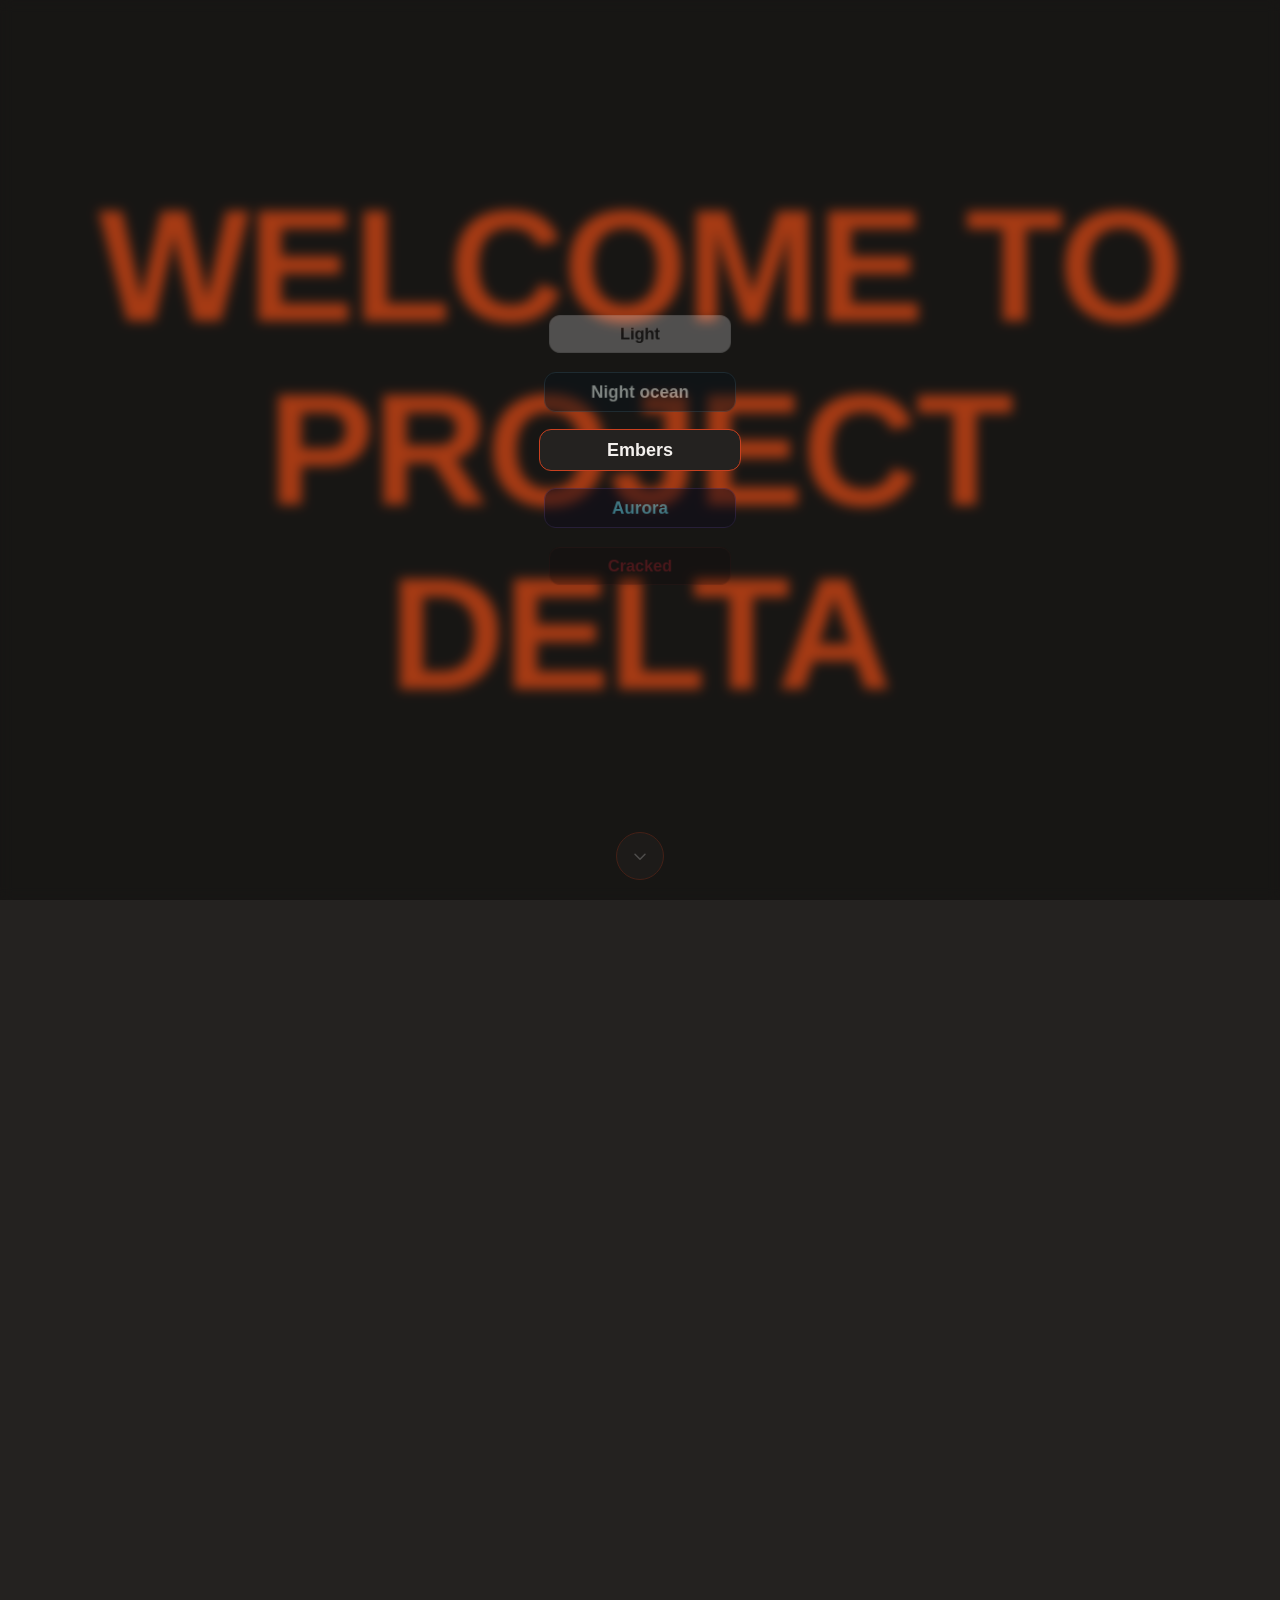
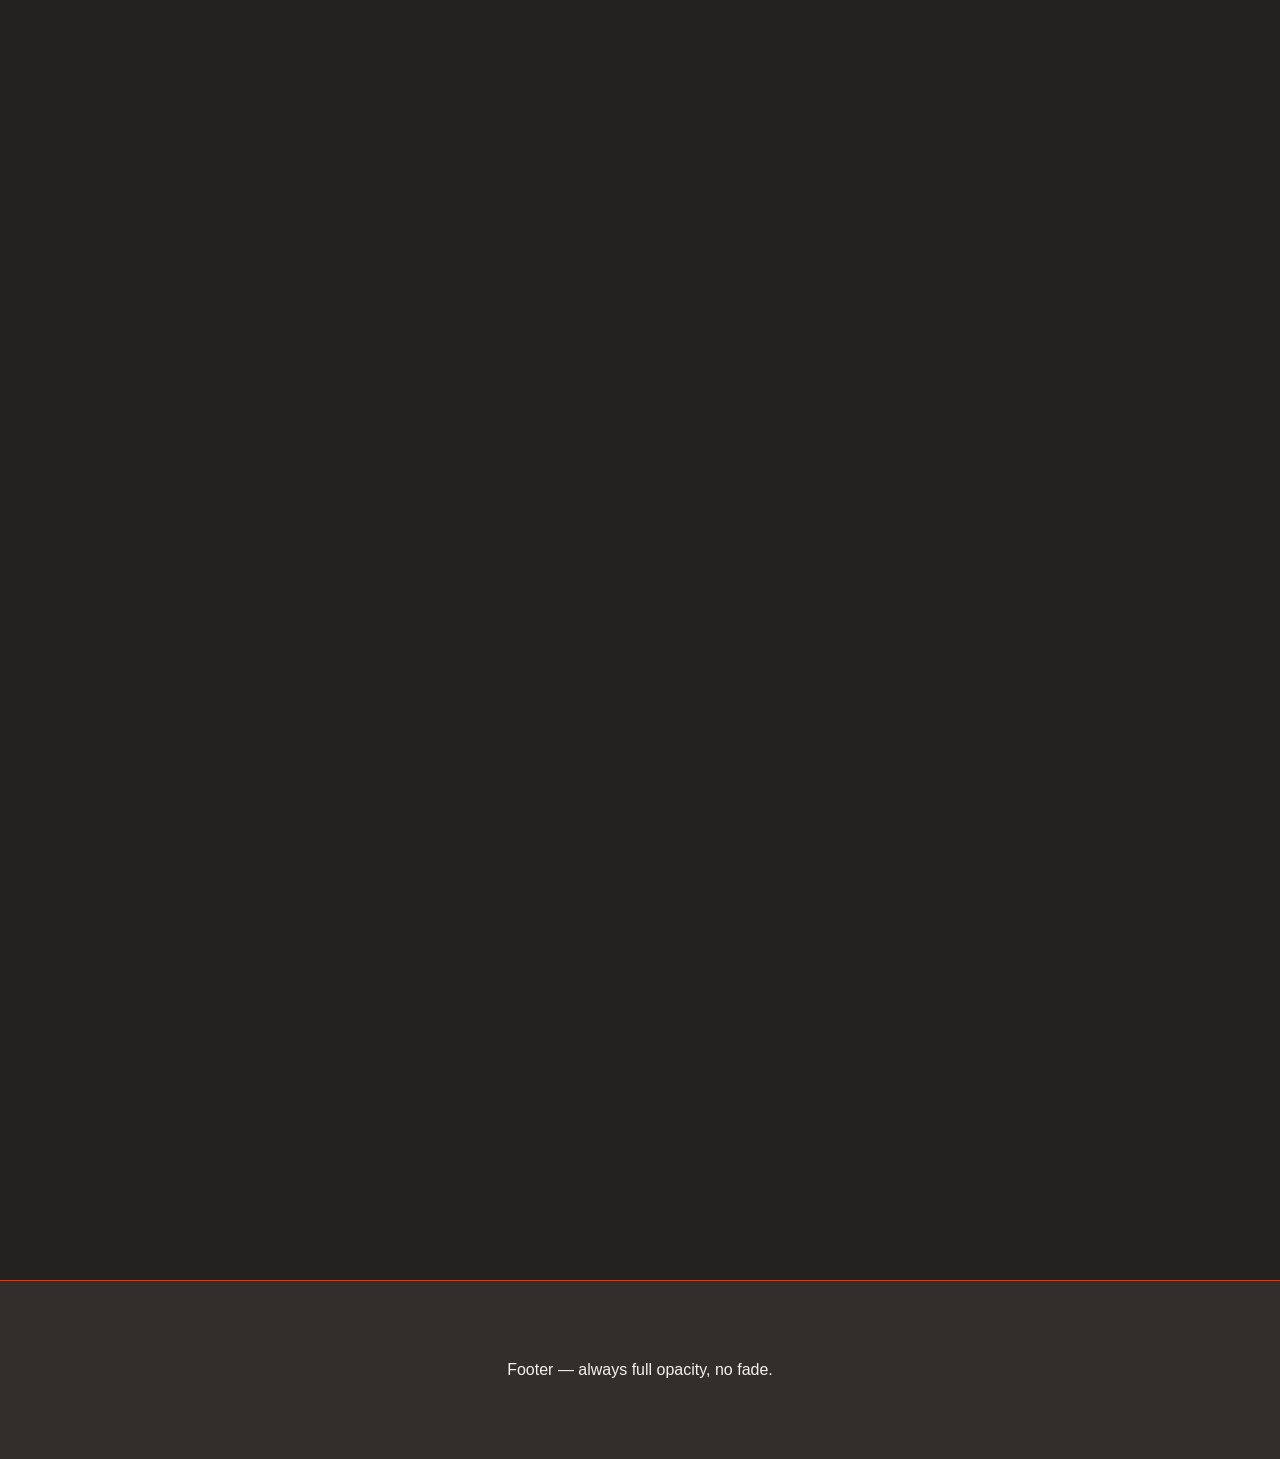
<file: index.html>
<!DOCTYPE html>
<html lang="en" data-theme="dark">

<head>
  <meta charset="UTF-8">
  <meta name="viewport" content="width=device-width, initial-scale=1.0">
  <title>Project Delta</title>
  <link rel="stylesheet" href="style.css">
</head>

<body>

  <button type="button" class="theme-picker-reopen" id="themePickerReopen" aria-label="Open theme picker">
    &#9881;
  </button>

  <button type="button" class="section-nav section-nav--up" id="sectionNavUp" aria-label="Previous section">
    <svg viewBox="0 0 24 24" aria-hidden="true">
      <path d="M6 14L12 8L18 14" />
    </svg>
  </button>

  <button type="button" class="section-nav section-nav--down" id="sectionNavDown" aria-label="Next section">
    <svg viewBox="0 0 24 24" aria-hidden="true">
      <path d="M6 10L12 16L18 10" />
    </svg>
  </button>

  <div class="theme-picker-overlay" id="themePickerOverlay">
    <tidbit-carousel id="themePickerCarousel" class="theme-picker-carousel" exposed-items="5" selected-item="center"
      wrap-items="true" stack-alignment="vertical" items-alignment="center" items-separation="1rem"
      items-scale-mult="0.95" items-alpha-mult="0.5" scroll-justification="click_item,scroll,tab,arrows_vertical"
      selectItem-justification="focused-click,enter,double-click" autoscroll-time="5000" scroll-speed="5"
      autoscroll-speed="2">
      <div class="theme-card" data-theme-name="dark">Dark</div>
      <div class="theme-card" data-theme-name="light">Light</div>
      <div class="theme-card" data-theme-name="night-ocean">Night ocean</div>
      <div class="theme-card" data-theme-name="embers">Embers</div>
      <div class="theme-card" data-theme-name="aurora">Aurora</div>
      <div class="theme-card" data-theme-name="cracked">Cracked</div>
      <div class="theme-card" data-theme-name="hacked">Hacked</div>
      <div class="theme-card" data-theme-name="sunfire">Sunfire</div>
    </tidbit-carousel>
  </div>

  <main class="scroll-sections" id="scrollSections">
    <section class="scroll-section" data-section-index="0">
      <div class="scroll-section__content" id="Titlecard">
        <h1 id="introLine1">WELCOME TO</h1>
        <h1 id="introLine2">PROJECT DELTA</h1>
      </div>
    </section>
    <section class="scroll-section" data-section-index="1">
      <div class="scroll-section__content">
        <div class="pop-card">Image Here</div>
        <div class="pop-card" id="BringingPast">WE ARE BRINGING THE PAST</div>
      </div>
      <span class="scroll-section__index"></span>
    </section>
    <section class="scroll-section" data-section-index="2">
      <div class="scroll-section__content">
        <div class="pop-card" id="IntoFuture">INTO THE FUTURE</div>
        <div class="pop-card">Image Here</div>
      </div>
      <span class="scroll-section__index"></span>
    </section>
    <section class="scroll-section" data-section-index="3">
      <div class="scroll-section__content" id="GetToKnowSection">
        <tidbit-carousel id="getToKnowCarousel" class="know-carousel" exposed-items="5" selected-item="center"
          wrap-items="false" stack-alignment="horizontal" items-alignment="center" items-separation="-26rem"
          items-scale-mult="0.75" items-alpha-mult="0.25" scroll-justification="click_item,scroll,tab,arrows_horizontal"
          selectItem-justification="click,enter" scroll-speed="5">
          <div class="know-card">
            <div class="know-card__text">
              <h3 class="know-card__title">Name</h3>
              <p class="know-card__desc">Short description placeholder.</p>
            </div>
            <div class="know-card__image">Image Here</div>
          </div>
          <div class="know-card">
            <div class="know-card__text">
              <h3 class="know-card__title">Name</h3>
              <p class="know-card__desc">Short description placeholder.</p>
            </div>
            <div class="know-card__image">Image Here</div>
          </div>
          <div class="know-card">
            <div class="know-card__text">
              <h3 class="know-card__title">Name</h3>
              <p class="know-card__desc">Short description placeholder.</p>
            </div>
            <div class="know-card__image">Image Here</div>
          </div>
          <div class="know-card">
            <div class="know-card__text">
              <h3 class="know-card__title">Name</h3>
              <p class="know-card__desc">Short description placeholder.</p>
            </div>
            <div class="know-card__image">Image Here</div>
          </div>
        </tidbit-carousel>
        <div class="pop-card" id="GetToKnow">GET TO KNOW US</div>
      </div>
      <span class="scroll-section__index"></span>
    </section>
    <section class="scroll-section" data-section-index="4">
      <div class="scroll-section__content" id="ProductsSection">
        <h2 class="section-title">SEE PROJECT DELTA</h2>
        <tidbit-carousel id="productsWrapperCarousel" class="products-wrapper-carousel" exposed-items="3" selected-item="0"
          wrap-items="false" stack-alignment="vertical" items-alignment="center" items-separation="-37rem"
          items-scale-mult="1" items-alpha-mult="0.1" scroll-justification="click_item,scroll,tab,arrows_vertical"
          selectItem-justification="click,enter">
      <div class="products-row">
        <div class="pop-card">Comma 3x</div>
        <tidbit-carousel id="productsCarousel1" class="products-carousel" exposed-items="7" selected-item="center"
          wrap-items="true" stack-alignment="horizontal" items-alignment="center" items-separation="-10rem"
          items-scale-mult="0.9" items-alpha-mult="1" scroll-justification="click_item,scroll,tab,arrows_horizontal"
          selectItem-justification="click,enter" scroll-speed="5" autoscroll-speed="1" autoscroll-time="5000">
          <div class="product-card">Image1 Here</div>
          <div class="product-card">Image2 Here</div>
          <div class="product-card">Image3 Here</div>
          <div class="product-card">Image4 Here</div>
          <div class="product-card">Image5 Here</div>
          <div class="product-card">Image6 Here</div>
          <div class="product-card">Image7 Here</div>
          <div class="product-card">Image8 Here</div>
          <div class="product-card">Image9 Here</div>
          <div class="product-card">Image10 Here</div>
          <div class="product-card">Image11 Here</div>
          <div class="product-card">Image12 Here</div>
          <div class="product-card">Image13 Here</div>
          <div class="product-card">Image14 Here</div>
          <div class="product-card">Image15 Here</div>
          <div class="product-card">Image16 Here</div>
          <div class="product-card">Image17 Here</div>
          <div class="product-card">Image18 Here</div>
          <div class="product-card">Image19 Here</div>
          <div class="product-card">Image20 Here</div>
        </tidbit-carousel>
      </div>
      <div class="products-row">
        <div class="pop-card">Comma 3x clone</div>
        <tidbit-carousel id="productsCarousel2" class="products-carousel" exposed-items="7" selected-item="center"
          wrap-items="true" stack-alignment="horizontal" items-alignment="center" items-separation="-10rem"
          items-scale-mult="0.9" items-alpha-mult="1" scroll-justification="click_item,scroll,tab,arrows_horizontal"
          selectItem-justification="click,enter" scroll-speed="5" autoscroll-speed="1" autoscroll-time="5000">
          <div class="product-card">Image1 Here</div>
          <div class="product-card">Image2 Here</div>
          <div class="product-card">Image3 Here</div>
          <div class="product-card">Image4 Here</div>
          <div class="product-card">Image5 Here</div>
          <div class="product-card">Image6 Here</div>
          <div class="product-card">Image7 Here</div>
          <div class="product-card">Image8 Here</div>
          <div class="product-card">Image9 Here</div>
          <div class="product-card">Image10 Here</div>
          <div class="product-card">Image11 Here</div>
          <div class="product-card">Image12 Here</div>
          <div class="product-card">Image13 Here</div>
          <div class="product-card">Image14 Here</div>
          <div class="product-card">Image15 Here</div>
          <div class="product-card">Image16 Here</div>
          <div class="product-card">Image17 Here</div>
          <div class="product-card">Image18 Here</div>
          <div class="product-card">Image19 Here</div>
          <div class="product-card">Image20 Here</div>
        </tidbit-carousel>
      </div>
      <div class="products-row">
        <div class="pop-card">Comma 4</div>
        <tidbit-carousel id="productsCarousel3" class="products-carousel" exposed-items="7" selected-item="center"
          wrap-items="true" stack-alignment="horizontal" items-alignment="center" items-separation="-10rem"
          items-scale-mult="0.9" items-alpha-mult="1" scroll-justification="click_item,scroll,tab,arrows_horizontal"
          selectItem-justification="click,enter" scroll-speed="5" autoscroll-speed="1" autoscroll-time="5000">
          <div class="product-card">Image1 Here</div>
          <div class="product-card">Image2 Here</div>
          <div class="product-card">Image3 Here</div>
          <div class="product-card">Image4 Here</div>
          <div class="product-card">Image5 Here</div>
          <div class="product-card">Image6 Here</div>
          <div class="product-card">Image7 Here</div>
          <div class="product-card">Image8 Here</div>
          <div class="product-card">Image9 Here</div>
          <div class="product-card">Image10 Here</div>
          <div class="product-card">Image11 Here</div>
          <div class="product-card">Image12 Here</div>
          <div class="product-card">Image13 Here</div>
          <div class="product-card">Image14 Here</div>
          <div class="product-card">Image15 Here</div>
          <div class="product-card">Image16 Here</div>
          <div class="product-card">Image17 Here</div>
          <div class="product-card">Image18 Here</div>
          <div class="product-card">Image19 Here</div>
          <div class="product-card">Image20 Here</div>
        </tidbit-carousel>
      </div>
        </tidbit-carousel>
      </div>
      <span class="scroll-section__index"></span>
    </section>
    <section class="scroll-section" data-section-index="5">
      <div class="scroll-section__content">THIS iS SECTION 5</div>
      <span class="scroll-section__index"></span>
    </section>
    <section class="scroll-section" data-section-index="6">
      <div class="scroll-section__content">THIS iS SECTION 6</div>
      <span class="scroll-section__index"></span>
    </section>
  </main>

  <footer class="site-footer" id="siteFooter">
    <p>Footer — always full opacity, no fade.</p>
  </footer>

  <script src="custom-html.js" type="module"></script>
  <script src="code.js" type="module"></script>

</body>

</html>
</file>
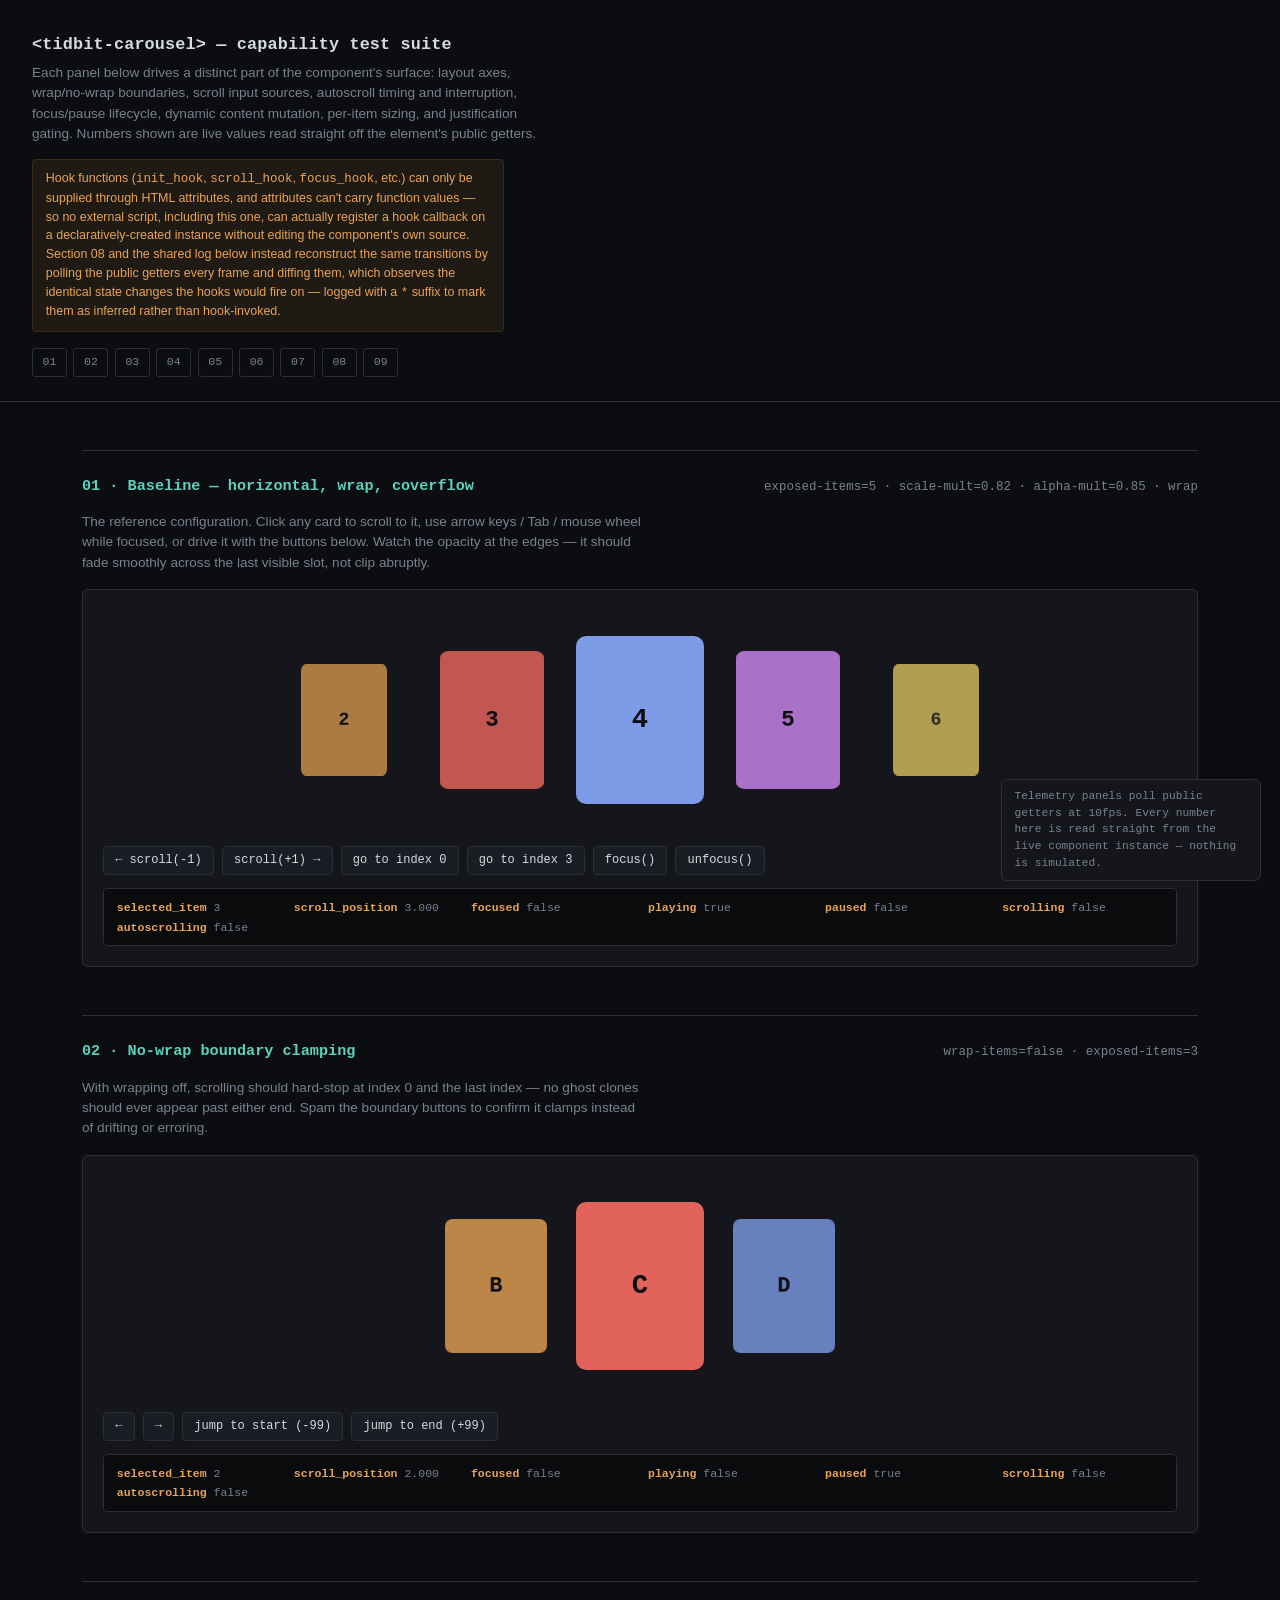
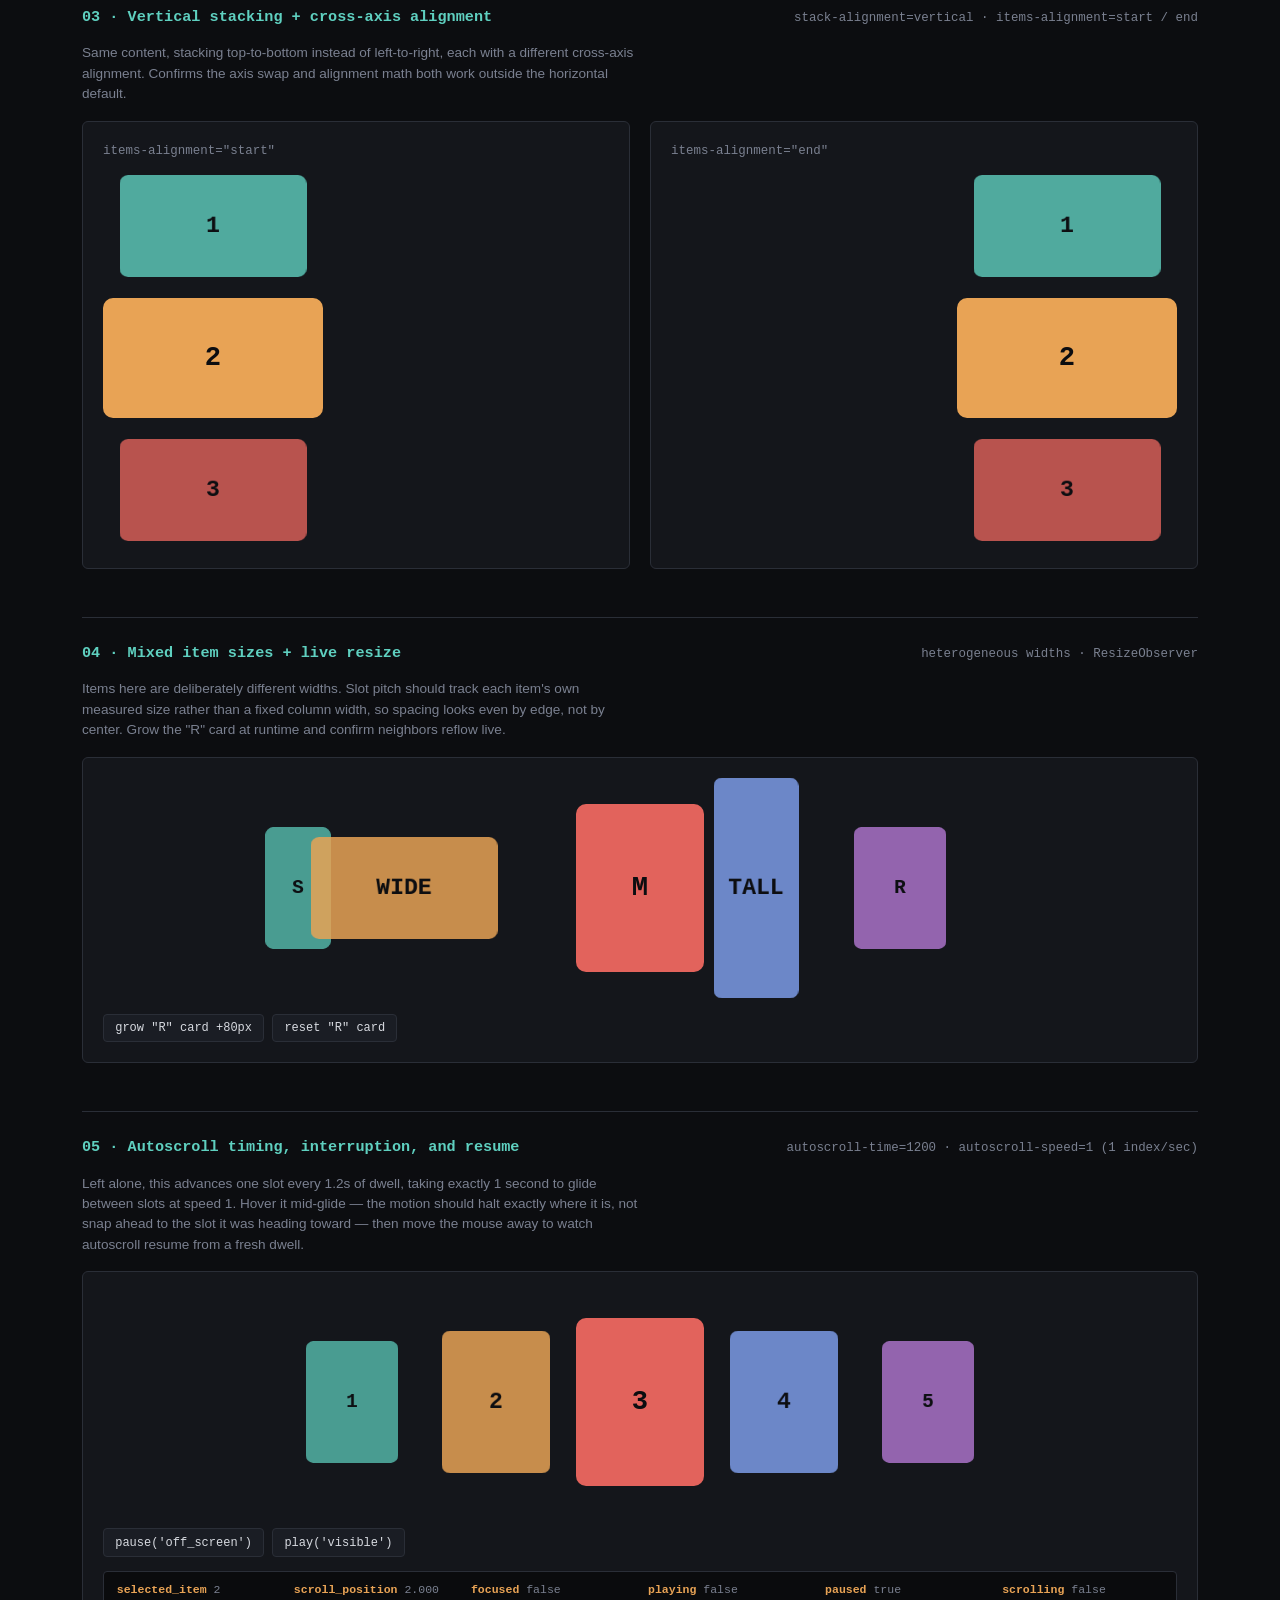
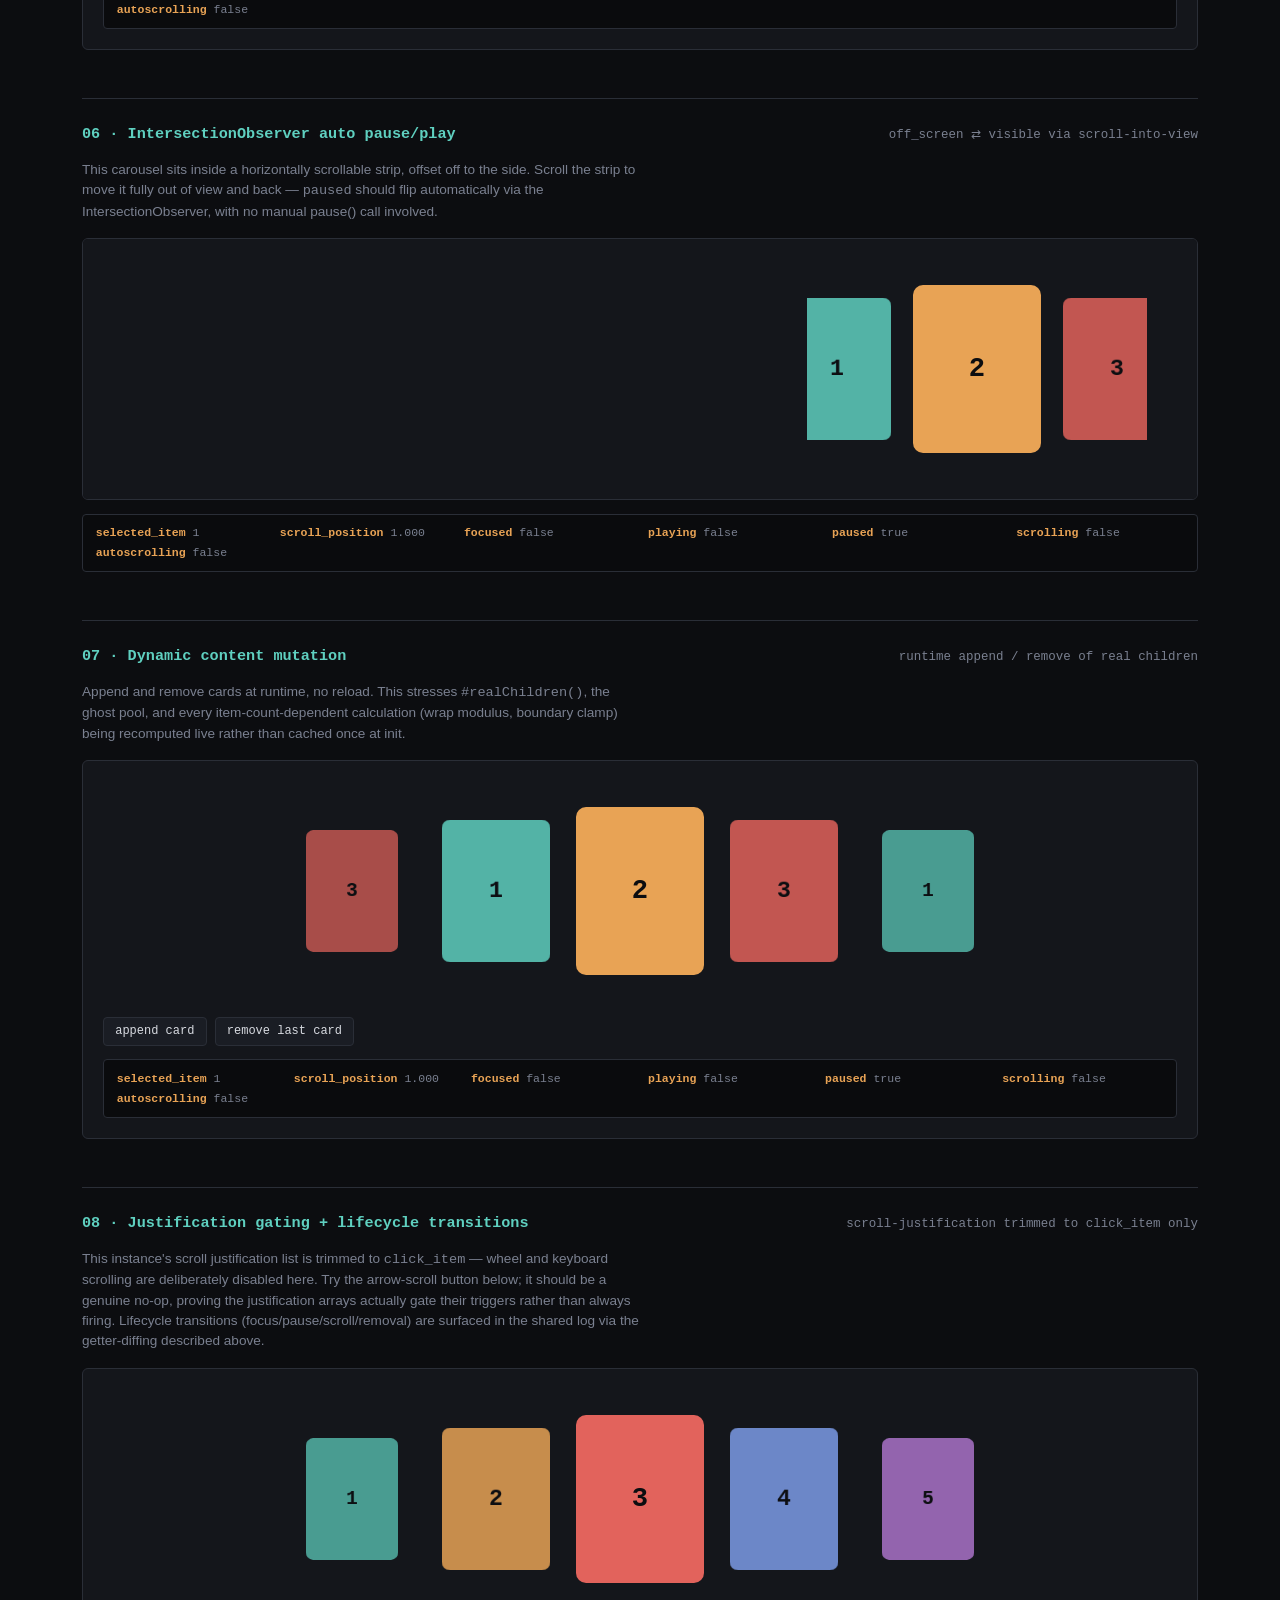
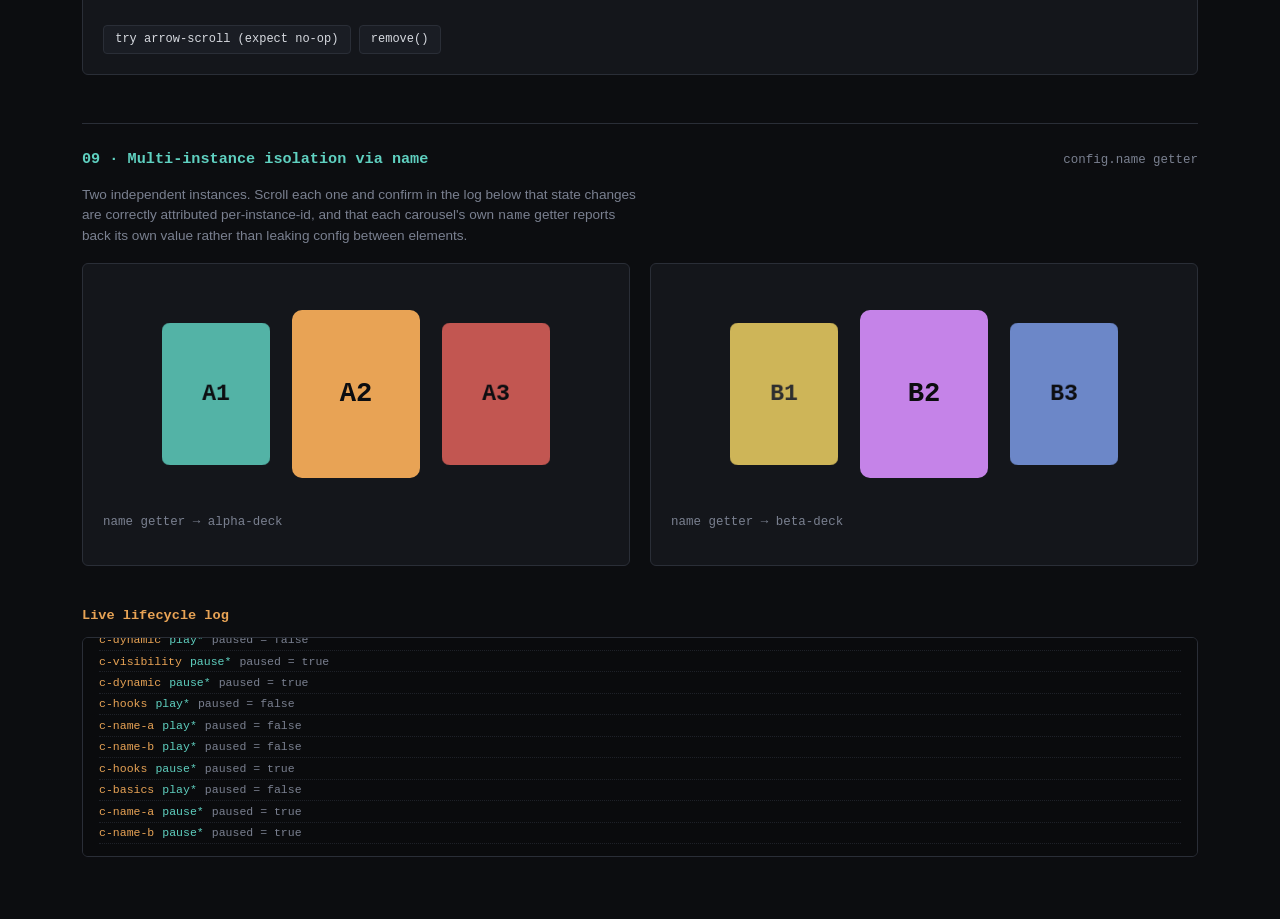
<file: test.html>
<!DOCTYPE html>
<html lang="en">
<head>
<meta charset="utf-8">
<title>tidbit-carousel — capability test suite</title>
<style>
  :root {
    --bg: #0c0d10;
    --panel: #14161b;
    --panel-2: #1a1d24;
    --line: #2a2e37;
    --text: #d7dae0;
    --dim: #7a8090;
    --accent: #5fd0c0;
    --accent-2: #e8a355;
    --danger: #e2635c;
    --mono: "IBM Plex Mono", "SF Mono", Menlo, Consolas, monospace;
    --sans: "IBM Plex Sans", -apple-system, Segoe UI, sans-serif;
  }

  * { box-sizing: border-box; }

  body {
    background: var(--bg);
    color: var(--text);
    font-family: var(--sans);
    margin: 0;
    padding: 0 0 4rem;
    line-height: 1.5;
  }

  header {
    padding: 2rem 2rem 1.5rem;
    border-bottom: 1px solid var(--line);
    position: sticky;
    top: 0;
    background: var(--bg);
    z-index: 50;
  }

  header h1 {
    font-family: var(--mono);
    font-size: 1.05rem;
    font-weight: 600;
    letter-spacing: 0.01em;
    margin: 0 0 0.35rem;
    color: var(--text);
  }

  header p {
    margin: 0;
    color: var(--dim);
    font-size: 0.85rem;
    max-width: 68ch;
  }

  .notice {
    margin-top: 0.9rem;
    font-size: 0.78rem;
    color: var(--accent-2);
    background: #1f1a13;
    border: 1px solid #3a2c1a;
    border-radius: 4px;
    padding: 0.6rem 0.8rem;
    max-width: 68ch;
  }

  .toc {
    display: flex;
    flex-wrap: wrap;
    gap: 0.4rem;
    margin-top: 1rem;
  }

  .toc a {
    font-family: var(--mono);
    font-size: 0.72rem;
    color: var(--dim);
    text-decoration: none;
    border: 1px solid var(--line);
    padding: 0.3rem 0.6rem;
    border-radius: 3px;
  }

  .toc a:hover { color: var(--accent); border-color: var(--accent); }

  main {
    max-width: 1180px;
    margin: 0 auto;
    padding: 0 2rem;
  }

  section.test {
    margin-top: 3rem;
    padding-top: 1.5rem;
    border-top: 1px solid var(--line);
  }

  section.test .test-head {
    display: flex;
    justify-content: space-between;
    align-items: baseline;
    gap: 1rem;
    flex-wrap: wrap;
    margin-bottom: 0.9rem;
  }

  section.test h2 {
    font-size: 0.95rem;
    font-family: var(--mono);
    color: var(--accent);
    margin: 0;
  }

  section.test .spec {
    font-size: 0.78rem;
    color: var(--dim);
    font-family: var(--mono);
  }

  section.test p.desc {
    font-size: 0.85rem;
    color: var(--dim);
    max-width: 74ch;
    margin: 0 0 1rem;
  }

  .stage {
    background: var(--panel);
    border: 1px solid var(--line);
    border-radius: 6px;
    padding: 1.25rem;
  }

  tidbit-carousel {
    display: block;
    width: 100%;
    height: 220px;
    outline: none;
  }

  tidbit-carousel:focus-visible {
    box-shadow: inset 0 0 0 2px var(--accent);
  }

  tidbit-carousel.vert { height: 380px; }

  .card {
    width: 128px;
    height: 168px;
    border-radius: 10px;
    display: flex;
    align-items: center;
    justify-content: center;
    font-family: var(--mono);
    font-size: 1.7rem;
    font-weight: 600;
    color: #0c0d10;
    user-select: none;
    cursor: pointer;
  }

  .card.wide { width: 220px; height: 120px; }
  .card.tall2 { width: 100px; height: 260px; }

  .controls {
    display: flex;
    flex-wrap: wrap;
    gap: 0.5rem;
    margin-top: 1rem;
  }

  button {
    font-family: var(--mono);
    font-size: 0.75rem;
    background: var(--panel-2);
    color: var(--text);
    border: 1px solid var(--line);
    border-radius: 4px;
    padding: 0.4rem 0.7rem;
    cursor: pointer;
  }

  button:hover { border-color: var(--accent); color: var(--accent); }
  button:active { transform: translateY(1px); }
  button.danger:hover { border-color: var(--danger); color: var(--danger); }

  .telemetry {
    margin-top: 0.85rem;
    font-family: var(--mono);
    font-size: 0.72rem;
    color: var(--dim);
    background: #0a0b0d;
    border: 1px solid var(--line);
    border-radius: 4px;
    padding: 0.6rem 0.8rem;
    display: grid;
    grid-template-columns: repeat(auto-fit, minmax(150px, 1fr));
    gap: 0.15rem 1rem;
  }

  .telemetry b { color: var(--accent-2); }

  .grid2 {
    display: grid;
    grid-template-columns: 1fr 1fr;
    gap: 1.25rem;
  }

  @media (max-width: 860px) {
    .grid2 { grid-template-columns: 1fr; }
  }

  .log { margin-top: 2.5rem; }

  .log h2 {
    font-family: var(--mono);
    font-size: 0.85rem;
    color: var(--accent-2);
  }

  #event-log {
    height: 220px;
    overflow-y: auto;
    background: #0a0b0d;
    border: 1px solid var(--line);
    border-radius: 6px;
    padding: 0.75rem 1rem;
    font-family: var(--mono);
    font-size: 0.72rem;
    color: var(--dim);
  }

  #event-log div { padding: 0.1rem 0; border-bottom: 1px dotted #1e2128; }
  #event-log .tag { color: var(--accent); margin-right: 0.5rem; }
  #event-log .src { color: var(--accent-2); margin-right: 0.5rem; }

  .flag {
    position: fixed;
    bottom: 1.2rem;
    right: 1.2rem;
    font-family: var(--mono);
    font-size: 0.7rem;
    color: var(--dim);
    background: var(--panel);
    border: 1px solid var(--line);
    padding: 0.5rem 0.8rem;
    border-radius: 6px;
    max-width: 260px;
    z-index: 60;
  }
</style>
</head>
<body>

<header>
  <h1>&lt;tidbit-carousel&gt; — capability test suite</h1>
  <p>Each panel below drives a distinct part of the component's surface: layout axes, wrap/no-wrap boundaries, scroll input sources, autoscroll timing and interruption, focus/pause lifecycle, dynamic content mutation, per-item sizing, and justification gating. Numbers shown are live values read straight off the element's public getters.</p>
  <div class="notice">
    Hook functions (<code>init_hook</code>, <code>scroll_hook</code>, <code>focus_hook</code>, etc.) can only be supplied through HTML attributes, and attributes can't carry function values — so no external script, including this one, can actually register a hook callback on a declaratively-created instance without editing the component's own source. Section 08 and the shared log below instead reconstruct the same transitions by polling the public getters every frame and diffing them, which observes the identical state changes the hooks would fire on — logged with a <code>*</code> suffix to mark them as inferred rather than hook-invoked.
  </div>
  <div class="toc" id="toc"></div>
</header>

<main>

  <section class="test" id="t-basics">
    <div class="test-head">
      <h2>01 · Baseline — horizontal, wrap, coverflow</h2>
      <span class="spec">exposed-items=5 · scale-mult=0.82 · alpha-mult=0.85 · wrap</span>
    </div>
    <p class="desc">The reference configuration. Click any card to scroll to it, use arrow keys / Tab / mouse wheel while focused, or drive it with the buttons below. Watch the opacity at the edges — it should fade smoothly across the last visible slot, not clip abruptly.</p>
    <div class="stage">
      <tidbit-carousel
        id="c-basics"
        exposed-items="5"
        wrap-items="true"
        stack-alignment="horizontal"
        items-alignment="center"
        items-separation="1.25rem"
        items-scale-mult="0.82"
        items-alpha-mult="0.85"
        scroll-speed="6"
        scroll-sensitivity="1"
      >
        <div class="card" style="background:#5fd0c0">1</div>
        <div class="card" style="background:#e8a355">2</div>
        <div class="card" style="background:#e2635c">3</div>
        <div class="card" style="background:#7c9ce8">4</div>
        <div class="card" style="background:#c583e8">5</div>
        <div class="card" style="background:#f0d264;color:#333">6</div>
        <div class="card" style="background:#8fd45f">7</div>
      </tidbit-carousel>
      <div class="controls">
        <button data-act="scroll" data-target="c-basics" data-args="arrows_horizontal,-1">&larr; scroll(-1)</button>
        <button data-act="scroll" data-target="c-basics" data-args="arrows_horizontal,1">scroll(+1) &rarr;</button>
        <button data-act="scroll-abs" data-target="c-basics" data-args="click_item,0">go to index 0</button>
        <button data-act="scroll-abs" data-target="c-basics" data-args="click_item,3">go to index 3</button>
        <button data-act="focus" data-target="c-basics">focus()</button>
        <button data-act="unfocus" data-target="c-basics">unfocus()</button>
      </div>
      <div class="telemetry" data-telemetry="c-basics"></div>
    </div>
  </section>

  <section class="test" id="t-noWrap">
    <div class="test-head">
      <h2>02 · No-wrap boundary clamping</h2>
      <span class="spec">wrap-items=false · exposed-items=3</span>
    </div>
    <p class="desc">With wrapping off, scrolling should hard-stop at index 0 and the last index — no ghost clones should ever appear past either end. Spam the boundary buttons to confirm it clamps instead of drifting or erroring.</p>
    <div class="stage">
      <tidbit-carousel
        id="c-nowrap"
        exposed-items="3"
        wrap-items="false"
        stack-alignment="horizontal"
        items-separation="1rem"
        items-scale-mult="0.8"
        items-alpha-mult="0.8"
        scroll-speed="8"
      >
        <div class="card" style="background:#5fd0c0">A</div>
        <div class="card" style="background:#e8a355">B</div>
        <div class="card" style="background:#e2635c">C</div>
        <div class="card" style="background:#7c9ce8">D</div>
        <div class="card" style="background:#c583e8">E</div>
      </tidbit-carousel>
      <div class="controls">
        <button data-act="scroll" data-target="c-nowrap" data-args="arrows_horizontal,-1">&larr;</button>
        <button data-act="scroll" data-target="c-nowrap" data-args="arrows_horizontal,1">&rarr;</button>
        <button data-act="scroll" data-target="c-nowrap" data-args="arrows_horizontal,-99">jump to start (-99)</button>
        <button data-act="scroll" data-target="c-nowrap" data-args="arrows_horizontal,99">jump to end (+99)</button>
      </div>
      <div class="telemetry" data-telemetry="c-nowrap"></div>
    </div>
  </section>

  <section class="test" id="t-vertical">
    <div class="test-head">
      <h2>03 · Vertical stacking + cross-axis alignment</h2>
      <span class="spec">stack-alignment=vertical · items-alignment=start / end</span>
    </div>
    <p class="desc">Same content, stacking top-to-bottom instead of left-to-right, each with a different cross-axis alignment. Confirms the axis swap and alignment math both work outside the horizontal default.</p>
    <div class="grid2">
      <div class="stage">
        <p class="spec" style="margin:0 0 .5rem">items-alignment="start"</p>
        <tidbit-carousel id="c-vert-start" class="vert" exposed-items="3" wrap-items="true" stack-alignment="vertical" items-alignment="start" items-separation="0.75rem" items-scale-mult="0.85" items-alpha-mult="0.8">
          <div class="card wide" style="background:#5fd0c0">1</div>
          <div class="card wide" style="background:#e8a355">2</div>
          <div class="card wide" style="background:#e2635c">3</div>
          <div class="card wide" style="background:#7c9ce8">4</div>
        </tidbit-carousel>
      </div>
      <div class="stage">
        <p class="spec" style="margin:0 0 .5rem">items-alignment="end"</p>
        <tidbit-carousel id="c-vert-end" class="vert" exposed-items="3" wrap-items="true" stack-alignment="vertical" items-alignment="end" items-separation="0.75rem" items-scale-mult="0.85" items-alpha-mult="0.8">
          <div class="card wide" style="background:#5fd0c0">1</div>
          <div class="card wide" style="background:#e8a355">2</div>
          <div class="card wide" style="background:#e2635c">3</div>
          <div class="card wide" style="background:#7c9ce8">4</div>
        </tidbit-carousel>
      </div>
    </div>
  </section>

  <section class="test" id="t-mixedsize">
    <div class="test-head">
      <h2>04 · Mixed item sizes + live resize</h2>
      <span class="spec">heterogeneous widths · ResizeObserver</span>
    </div>
    <p class="desc">Items here are deliberately different widths. Slot pitch should track each item's own measured size rather than a fixed column width, so spacing looks even by edge, not by center. Grow the "R" card at runtime and confirm neighbors reflow live.</p>
    <div class="stage">
      <tidbit-carousel id="c-mixed" exposed-items="5" wrap-items="true" stack-alignment="horizontal" items-alignment="center" items-separation="1rem" items-scale-mult="0.85" items-alpha-mult="0.85">
        <div class="card" style="background:#5fd0c0;width:90px">S</div>
        <div class="card wide" style="background:#e8a355">WIDE</div>
        <div class="card" style="background:#e2635c">M</div>
        <div class="card tall2" style="background:#7c9ce8">TALL</div>
        <div class="card" id="resizable-card" style="background:#c583e8">R</div>
        <div class="card" style="background:#f0d264;color:#333">M</div>
      </tidbit-carousel>
      <div class="controls">
        <button data-act="grow-resizable">grow "R" card +80px</button>
        <button data-act="shrink-resizable">reset "R" card</button>
      </div>
    </div>
  </section>

  <section class="test" id="t-autoscroll">
    <div class="test-head">
      <h2>05 · Autoscroll timing, interruption, and resume</h2>
      <span class="spec">autoscroll-time=1200 · autoscroll-speed=1 (1 index/sec)</span>
    </div>
    <p class="desc">Left alone, this advances one slot every 1.2s of dwell, taking exactly 1 second to glide between slots at speed 1. Hover it mid-glide — the motion should halt exactly where it is, not snap ahead to the slot it was heading toward — then move the mouse away to watch autoscroll resume from a fresh dwell.</p>
    <div class="stage">
      <tidbit-carousel
        id="c-autoscroll"
        exposed-items="5"
        wrap-items="true"
        items-separation="1rem"
        items-scale-mult="0.85"
        items-alpha-mult="0.85"
        autoscroll-time="1200"
        autoscroll-speed="1"
        focus-justification="mouse_enter"
        unfocus-justification="mouse_leave"
      >
        <div class="card" style="background:#5fd0c0">1</div>
        <div class="card" style="background:#e8a355">2</div>
        <div class="card" style="background:#e2635c">3</div>
        <div class="card" style="background:#7c9ce8">4</div>
        <div class="card" style="background:#c583e8">5</div>
        <div class="card" style="background:#f0d264;color:#333">6</div>
      </tidbit-carousel>
      <div class="controls">
        <button data-act="pause" data-target="c-autoscroll">pause('off_screen')</button>
        <button data-act="play" data-target="c-autoscroll">play('visible')</button>
      </div>
      <div class="telemetry" data-telemetry="c-autoscroll"></div>
    </div>
  </section>

  <section class="test" id="t-visibility">
    <div class="test-head">
      <h2>06 · IntersectionObserver auto pause/play</h2>
      <span class="spec">off_screen ⇄ visible via scroll-into-view</span>
    </div>
    <p class="desc">This carousel sits inside a horizontally scrollable strip, offset off to the side. Scroll the strip to move it fully out of view and back — <code>paused</code> should flip automatically via the IntersectionObserver, with no manual pause() call involved.</p>
    <div class="stage" style="overflow-x: auto; white-space: nowrap;">
      <div style="display:inline-block; width: 700px; height: 1px;"></div>
      <div style="display:inline-block; width: 340px; vertical-align: top; white-space: normal;">
        <tidbit-carousel id="c-visibility" exposed-items="3" wrap-items="true" items-separation="0.75rem" items-scale-mult="0.85" items-alpha-mult="0.85" autoscroll-time="800" autoscroll-speed="1.5">
          <div class="card" style="background:#5fd0c0">1</div>
          <div class="card" style="background:#e8a355">2</div>
          <div class="card" style="background:#e2635c">3</div>
          <div class="card" style="background:#7c9ce8">4</div>
        </tidbit-carousel>
      </div>
      <div style="display:inline-block; width: 700px; height: 1px;"></div>
    </div>
    <div class="telemetry" data-telemetry="c-visibility"></div>
  </section>

  <section class="test" id="t-dynamic">
    <div class="test-head">
      <h2>07 · Dynamic content mutation</h2>
      <span class="spec">runtime append / remove of real children</span>
    </div>
    <p class="desc">Append and remove cards at runtime, no reload. This stresses <code>#realChildren()</code>, the ghost pool, and every item-count-dependent calculation (wrap modulus, boundary clamp) being recomputed live rather than cached once at init.</p>
    <div class="stage">
      <tidbit-carousel id="c-dynamic" exposed-items="4" wrap-items="true" items-separation="1rem" items-scale-mult="0.85" items-alpha-mult="0.85">
        <div class="card" style="background:#5fd0c0">1</div>
        <div class="card" style="background:#e8a355">2</div>
        <div class="card" style="background:#e2635c">3</div>
      </tidbit-carousel>
      <div class="controls">
        <button data-act="append-card">append card</button>
        <button data-act="remove-last-card" class="danger">remove last card</button>
      </div>
      <div class="telemetry" data-telemetry="c-dynamic"></div>
    </div>
  </section>

  <section class="test" id="t-hooks">
    <div class="test-head">
      <h2>08 · Justification gating + lifecycle transitions</h2>
      <span class="spec">scroll-justification trimmed to click_item only</span>
    </div>
    <p class="desc">This instance's scroll justification list is trimmed to <code>click_item</code> — wheel and keyboard scrolling are deliberately disabled here. Try the arrow-scroll button below; it should be a genuine no-op, proving the justification arrays actually gate their triggers rather than always firing. Lifecycle transitions (focus/pause/scroll/removal) are surfaced in the shared log via the getter-diffing described above.</p>
    <div class="stage">
      <tidbit-carousel
        id="c-hooks"
        exposed-items="5"
        wrap-items="true"
        items-separation="1rem"
        items-scale-mult="0.85"
        items-alpha-mult="0.85"
        scroll-justification="click_item"
        focus-justification="click,mouse_enter"
        unfocus-justification="click_away,mouse_leave"
        selectItem-justification="click,enter"
        pause-justification="off_screen"
        play-justification="visible"
      >
        <div class="card" style="background:#5fd0c0">1</div>
        <div class="card" style="background:#e8a355">2</div>
        <div class="card" style="background:#e2635c">3</div>
        <div class="card" style="background:#7c9ce8">4</div>
        <div class="card" style="background:#c583e8">5</div>
      </tidbit-carousel>
      <div class="controls">
        <button data-act="scroll" data-target="c-hooks" data-args="arrows_horizontal,1">try arrow-scroll (expect no-op)</button>
        <button data-act="remove" data-target="c-hooks" class="danger">remove()</button>
      </div>
    </div>
  </section>

  <section class="test" id="t-name">
    <div class="test-head">
      <h2>09 · Multi-instance isolation via <code>name</code></h2>
      <span class="spec">config.name getter</span>
    </div>
    <p class="desc">Two independent instances. Scroll each one and confirm in the log below that state changes are correctly attributed per-instance-id, and that each carousel's own <code>name</code> getter reports back its own value rather than leaking config between elements.</p>
    <div class="grid2">
      <div class="stage">
        <tidbit-carousel id="c-name-a" name="alpha-deck" exposed-items="3" wrap-items="true" items-separation="0.75rem" items-scale-mult="0.85" items-alpha-mult="0.85">
          <div class="card" style="background:#5fd0c0">A1</div>
          <div class="card" style="background:#e8a355">A2</div>
          <div class="card" style="background:#e2635c">A3</div>
          <div class="card" style="background:#7c9ce8">A4</div>
        </tidbit-carousel>
        <p class="spec" style="margin-top:.6rem">name getter → <span id="name-a-out"></span></p>
      </div>
      <div class="stage">
        <tidbit-carousel id="c-name-b" name="beta-deck" exposed-items="3" wrap-items="true" items-separation="0.75rem" items-scale-mult="0.85" items-alpha-mult="0.85">
          <div class="card" style="background:#f0d264;color:#333">B1</div>
          <div class="card" style="background:#c583e8">B2</div>
          <div class="card" style="background:#7c9ce8">B3</div>
          <div class="card" style="background:#e2635c">B4</div>
        </tidbit-carousel>
        <p class="spec" style="margin-top:.6rem">name getter → <span id="name-b-out"></span></p>
      </div>
    </div>
  </section>

  <div class="log">
    <h2>Live lifecycle log</h2>
    <div id="event-log"></div>
  </div>

</main>

<div class="flag">Telemetry panels poll public getters at 10fps. Every number here is read straight from the live component instance — nothing is simulated.</div>

<script src="custom-html.js"></script>
<script>
(() => {

  const logEl = document.getElementById('event-log');
  const LOG_CAP = 400;

  function logEvent(source, tag, detail) {
    const row = document.createElement('div');
    row.innerHTML =
      `<span class="src">${source}</span>` +
      `<span class="tag">${tag}</span>` +
      (detail !== undefined ? String(detail) : '');
    logEl.appendChild(row);
    logEl.scrollTop = logEl.scrollHeight;
    while (logEl.children.length > LOG_CAP) {
      logEl.removeChild(logEl.firstChild);
    }
  }

  // Table of contents
  const toc = document.getElementById('toc');
  document.querySelectorAll('section.test').forEach(sec => {
    const h2 = sec.querySelector('h2');
    const a = document.createElement('a');
    a.href = '#' + sec.id;
    a.textContent = h2.textContent.split('·')[0].trim();
    toc.appendChild(a);
  });

  // Getter-diffing instrumentation (see header notice: hooks
  // cannot be attached externally since they're only settable
  // via attributes, which can't hold function values). This
  // observes the same public state the hooks would report.
  const watched = new Map();

  function watch(id) {
    const el = document.getElementById(id);
    if (!el) return;
    watched.set(id, { el, prev: null });
  }

  function snapshot(el) {
    return {
      selected_item: el.selected_item,
      focused: el.focused,
      playing: el.playing,
      paused: el.paused,
      scrolling: el.scrolling,
      autoscrolling: el.autoscrolling
    };
  }

  function diffAndLog(id, entry) {
    const s = snapshot(entry.el);
    if (!entry.prev) { entry.prev = s; return; }
    const p = entry.prev;

    if (s.selected_item !== p.selected_item) {
      logEvent(id, 'scroll*', `selected_item ${p.selected_item} \u2192 ${s.selected_item}`);
    }
    if (s.focused !== p.focused) {
      logEvent(id, s.focused ? 'focus*' : 'unfocus*', `focused = ${s.focused}`);
    }
    if (s.paused !== p.paused) {
      logEvent(id, s.paused ? 'pause*' : 'play*', `paused = ${s.paused}`);
    }
    if (s.autoscrolling !== p.autoscrolling) {
      logEvent(id, 'autoscroll', `autoscrolling = ${s.autoscrolling}`);
    }

    entry.prev = s;
  }

  function renderTelemetry(el, target) {
    if (typeof el.scroll_position !== 'number') {
      target.textContent = 'not initialized';
      return;
    }
    target.innerHTML = [
      ['selected_item', el.selected_item],
      ['scroll_position', el.scroll_position.toFixed(3)],
      ['focused', el.focused],
      ['playing', el.playing],
      ['paused', el.paused],
      ['scrolling', el.scrolling],
      ['autoscrolling', el.autoscrolling]
    ].map(([k, v]) => `<span><b>${k}</b> ${v}</span>`).join('');
  }

  function tick() {
    document.querySelectorAll('[data-telemetry]').forEach(panel => {
      const id = panel.getAttribute('data-telemetry');
      const el = document.getElementById(id);
      if (el) renderTelemetry(el, panel);
    });
    watched.forEach((entry, id) => diffAndLog(id, entry));

    const a = document.getElementById('c-name-a');
    const b = document.getElementById('c-name-b');
    if (a) document.getElementById('name-a-out').textContent = a.name;
    if (b) document.getElementById('name-b-out').textContent = b.name;

    setTimeout(tick, 100);
  }
  tick();

  document.querySelectorAll('button[data-act]').forEach(btn => {
    btn.addEventListener('click', () => {
      const act = btn.dataset.act;
      const targetId = btn.dataset.target;
      const el = targetId ? document.getElementById(targetId) : null;
      const args = btn.dataset.args ? btn.dataset.args.split(',') : [];

      switch (act) {
        case 'scroll': {
          const [justification, amount] = args;
          el.scroll(justification, Number(amount));
          break;
        }
        case 'scroll-abs': {
          const [justification, index] = args;
          el.scroll(justification, Number(index), false);
          break;
        }
        case 'focus':
          el.focus('click');
          break;
        case 'unfocus':
          el.unfocus('click_away');
          break;
        case 'pause':
          el.pause('off_screen');
          break;
        case 'play':
          el.play('visible');
          break;
        case 'remove':
          logEvent(targetId, 'remove()', 'removing element from DOM');
          el.remove();
          break;
        case 'grow-resizable': {
          const card = document.getElementById('resizable-card');
          card.style.width = (card.offsetWidth + 80) + 'px';
          break;
        }
        case 'shrink-resizable': {
          const card = document.getElementById('resizable-card');
          card.style.width = '128px';
          break;
        }
        case 'append-card': {
          const target = document.getElementById('c-dynamic');
          const n = target.querySelectorAll('.card').length + 1;
          const colors = ['#5fd0c0', '#e8a355', '#e2635c', '#7c9ce8', '#c583e8', '#f0d264'];
          const bg = colors[n % colors.length];
          const card = document.createElement('div');
          card.className = 'card';
          card.style.background = bg;
          card.style.color = bg === '#f0d264' ? '#333' : '#0c0d10';
          card.textContent = n;
          target.appendChild(card);
          logEvent('c-dynamic', 'mutation', `appended card #${n}`);
          break;
        }
        case 'remove-last-card': {
          const target = document.getElementById('c-dynamic');
          const cards = target.querySelectorAll('.card');
          if (cards.length > 1) {
            cards[cards.length - 1].remove();
            logEvent('c-dynamic', 'mutation', 'removed last card');
          }
          break;
        }
      }
    });
  });

  [
    'c-basics', 'c-nowrap', 'c-autoscroll', 'c-visibility',
    'c-dynamic', 'c-hooks', 'c-name-a', 'c-name-b'
  ].forEach(watch);

  logEvent('suite', 'ready', `${document.querySelectorAll('tidbit-carousel').length} tidbit-carousel instances mounted`);

})();
</script>

</body>
</html>
</file>
<file: style.css>
/* ==========================================================================
   THEME PALETTES
   ========================================================================== */

:root {
  --transition-theme: background-color 0.25s ease, color 0.25s ease, border-color 0.25s ease;
}

html,
body {
  margin: 0;
  padding: 0;
  overflow-x: hidden;
  background-color: var(--bg);
  scrollbar-width: none;
  -ms-overflow-style: none;
}

html::-webkit-scrollbar,
body::-webkit-scrollbar {
  display: none;
}

/* Suppress the default browser focus ring everywhere (buttons,
   carousels, theme cards, etc.) — :focus-visible below restores it
   only for genuine keyboard navigation, so accessibility isn't
   lost, just the ring appearing on every mouse click/carousel
   focus() call. */
:focus {
  outline: none;
}

:focus-visible {
  outline: 2px solid var(--accent);
  outline-offset: 2px;
}

body {
  font-family: "Chakra Petch", sans-serif;
}

html[data-theme="dark"] {
  --bg: #121212;
  --surface: #1e1e1e;
  --border: #333333;
  --text: #f5f5f5;
  --text-2: #a0a0a0;
  --accent: #d0d0d0;
}

html[data-theme="light"] {
  --bg: #ffffff;
  --surface: #f2f2f2;
  --border: #d8d8d8;
  --text: #141414;
  --text-2: #5a5a5a;
  --accent: #333333;
}

html[data-theme="night-ocean"] {
  --bg: #0a1218;
  --surface: #13202b;
  --border: #26404f;
  --text: #e6f2ee;
  --text-2: #7fa8b8;
  --accent: #2fa88f;
}

html[data-theme="embers"] {
  --bg: #242220;
  --surface: #322e2b;
  --border: #c9401f;
  --text: #f4f1ee;
  --text-2: #b0aaa5;
  --accent: #ff5a1f;
}

html[data-theme="aurora"] {
  --bg: #100c1a;
  --surface: #1b1530;
  --border: #38295c;
  --text: #5fd6f0;
  --text-2: #7bbf9a;
  --accent: #2beaa8;
}

html[data-theme="cracked"] {
  --bg: #120909;
  --surface: #1e0e0e;
  --border: #3d1616;
  --text: #e01f2e;
  --text-2: #c23838;
  --accent: #ede0de;
}

html[data-theme="hacked"] {
  --bg: #0a0d0a;
  --surface: #0f1a10;
  --border: #1e3a1f;
  --text: #e6ffe9;
  --text-2: #89c98d;
  --accent: #39ff6a;
}

html[data-theme="sunfire"] {
  --bg: #fffdf7;
  --surface: #fdf3d9;
  --border: #f0c34a;
  --text: #3a2a12;
  --text-2: #8a6a3a;
  --accent: #1a7a8a;
}


/* ==========================================================================
   THEME PICKER
   ========================================================================== */

.theme-picker-reopen {
  position: fixed;
  top: 1.25rem;
  right: 1.25rem;
  z-index: 101;

  width: 2.75rem;
  height: 2.75rem;

  display: flex;
  align-items: center;
  justify-content: center;

  font-size: 1.25rem;
  line-height: 1;

  background: var(--surface);
  color: var(--text);
  border: 1px solid var(--border);
  border-radius: 50%;

  cursor: pointer;
  transition: var(--transition-theme), transform 0.15s ease;
}

.theme-picker-reopen:hover {
  transform: scale(1.08);
}

.theme-picker-reopen--hidden {
  display: none;
}

.theme-picker-overlay {
  position: fixed;
  inset: 0;
  z-index: 100;

  display: flex;
  align-items: center;
  justify-content: center;

  background: transparent;
  pointer-events: none;
}

.theme-picker-overlay::before {
  content: '';

  position: fixed;
  inset: 0;
  z-index: -1;

  background: rgba(0, 0, 0, 0.35);
  backdrop-filter: blur(6px);
  -webkit-backdrop-filter: blur(6px);
}

.theme-picker-carousel {
  display: block;
  position: relative;

  width: 15rem;
  height: 30rem;

  background: transparent;
  pointer-events: auto;
}

.theme-card {
  width: 200px;
  height: 40px;

  display: flex;
  align-items: center;
  justify-content: center;

  font-family: -apple-system, BlinkMacSystemFont, "Segoe UI", Roboto, sans-serif;
  font-size: 18px;
  font-weight: 600;

  border-radius: 12px;
  cursor: pointer;
  user-select: none;

  transition: var(--transition-theme);
}

.theme-card[data-theme-name="dark"] {
  background: #121212;
  color: #f5f5f5;
  border: 1px solid #333333;
}

.theme-card[data-theme-name="light"] {
  background: #ffffff;
  color: #141414;
  border: 1px solid #d8d8d8;
}

.theme-card[data-theme-name="night-ocean"] {
  background: #0a1218;
  color: #e6f2ee;
  border: 1px solid #26404f;
}

.theme-card[data-theme-name="embers"] {
  background: #242220;
  color: #f4f1ee;
  border: 1px solid #c9401f;
}

.theme-card[data-theme-name="aurora"] {
  background: #100c1a;
  color: #5fd6f0;
  border: 1px solid #38295c;
}

.theme-card[data-theme-name="cracked"] {
  background: #120909;
  color: #e01f2e;
  border: 1px solid #3d1616;
}

.theme-card[data-theme-name="hacked"] {
  background: #0a0d0a;
  color: #e6ffe9;
  border: 1px solid #1e3a1f;
}

.theme-card[data-theme-name="sunfire"] {
  background: #fffdf7;
  color: #3a2a12;
  border: 1px solid #f0c34a;
}


/* ==========================================================================
   TITLE
   ========================================================================== */

.scroll-section__content h1 {
  font-size: 10rem;
  font-weight: 600;
  margin: 0;
  letter-spacing: -0.01em;
  color: var(--accent);
}


/* ==========================================================================
   SCROLL SECTIONS
   ========================================================================== */

.scroll-sections {
  position: relative;
}

.scroll-section {
  position: relative;
  min-height: 40rem;
}

.scroll-section__content {
  display: flex;
  flex-direction: row;
  align-items: center;
  justify-content: center;

  position: fixed;
  top: 50%;
  left: 50%;

  width: 100%;
  padding: 0rem 2rem;

  text-align: center;
  color: var(--text);

  opacity: 0;
  transform: translate(-50%, -50%) translateY(3rem);

  transition: opacity 0.3s ease, transform 0.3s ease;

  pointer-events: none;
}

.scroll-section__content#Titlecard {
  flex-direction: column;
  font-style: bolder;
}

.scroll-section__content--pinned {
  opacity: 1;
  transform: translate(-50%, -50%) translateY(0);
  pointer-events: auto;
}

.scroll-section__content--above {
  opacity: 0;
  transform: translate(-50%, -50%) translateY(-3rem);
}

.scroll-section__index {
  position: absolute;
  bottom: 1.5rem;
  left: 50%;
  transform: translateX(-50%);

  font-size: 0.75rem;
  letter-spacing: 0.1em;
  text-transform: uppercase;

  color: var(--text-2);
  opacity: 0;

  transition: opacity 0.3s ease;
}

.scroll-section__index--visible {
  opacity: 0.5;
}


/* ==========================================================================
   CONTENT CARDS
   ========================================================================== */

.pop-card {
  background-color: var(--accent);

  font-size: 4rem;

  width: 20rem;
  height: 20rem;
  padding: 2rem;

  display: flex;
  align-items: center;
  justify-content: center;

  margin: 2rem;

  font-weight: 600;
}

.pop-card#BringingPast {
  text-align: left;
}

.pop-card#IntoFuture {
  text-align: right;
}

.pop-card#GetToKnow {
  text-align: left;
}


/* ==========================================================================
   GET TO KNOW US — SECTION 3 CAROUSEL
   ========================================================================== */

.know-carousel {
  display: block;
  position: relative;

  width: 48rem;
  height: 30rem;

  pointer-events: auto;
}

.know-card {
  width: 33rem;
  height: 18rem;

  display: flex;
  flex-direction: row;
  align-items: stretch;

  background-color: var(--surface);
  border: 1px solid var(--border);
  border-radius: 12px;
  overflow: hidden;

  user-select: none;

  transition: var(--transition-theme);
}

.know-card__text {
  flex: 0 0 40%;

  display: flex;
  flex-direction: column;
  justify-content: center;
  align-items: flex-start;

  text-align: left;
  gap: 0.5rem;

  padding: 1.5rem;
}

.know-card__title {
  margin: 0;
  font-size: 1.25rem;
  font-weight: 600;
  color: var(--text);
}

.know-card__desc {
  margin: 0;
  font-size: 0.85rem;
  color: var(--text-2);
}

.know-card__image {
  flex: 1 1 auto;
  height: 100%;

  display: flex;
  align-items: center;
  justify-content: center;

  font-size: 0.75rem;
  text-align: center;

  background-color: var(--accent);
  color: var(--bg);
}


/* ==========================================================================
   SEE OUR PRODUCTS — SECTION 4 CAROUSEL
   ========================================================================== */

.scroll-section__content#ProductsSection {
  flex-direction: column;
  gap: 3rem;
}

.section-title {
  margin: 0;
  font-size: 5rem;
  font-weight: 600;
  letter-spacing: 0.05em;
  color: var(--text);
}

.products-wrapper-carousel {
  display: block;
  position: relative;

  width: 100%;
  height: 34rem;

  pointer-events: auto;
}

.products-row {
  display: flex;
  flex-direction: row;
  align-items: center;
  gap: 2rem;

  width: 100%;
}

.products-carousel {
  display: block;
  position: relative;

  flex: 1 1 auto;
  min-width: 0;
  height: 40rem;

  pointer-events: auto;
}

.products-carousel--deactivated {
  pointer-events: none;
}

.product-card {
  width: 20rem;
  height: 20rem;

  display: flex;
  align-items: center;
  justify-content: center;

  font-size: 0.65rem;
  text-align: center;

  background-color: var(--surface);
  border: 1px solid var(--border);
  border-radius: 8px;
  color: var(--text-2);

  user-select: none;

  transition: var(--transition-theme);
}


/* ==========================================================================
   SECTION NAVIGATION
   ========================================================================== */

.section-nav {
  position: fixed;
  left: 50%;
  transform: translateX(-50%);

  z-index: 1000;

  width: 3rem;
  height: 3rem;
  padding: 0;

  display: flex;
  align-items: center;
  justify-content: center;

  border: 1px solid var(--border);
  border-radius: 50%;

  background: var(--surface);
  color: var(--text);

  cursor: pointer;

  opacity: 0.25;

  isolation: isolate;

  transition:
    opacity 0.25s ease,
    background-color 0.25s ease,
    transform 0.15s ease;
}

.section-nav::before {
  content: '';

  position: absolute;
  inset: 0;

  border: 1px solid currentColor;
  border-radius: 50%;

  opacity: 0;

  pointer-events: none;

  z-index: -1;

  animation: section-nav-pulse 2s ease-out infinite;
}

.section-nav:hover {
  opacity: 0.8;
}

.section-nav:hover::before {
  animation-play-state: paused;
}

.section-nav:active {
  transform: translateX(-50%) scale(0.88);
}

.section-nav svg {
  width: 1.25rem;
  height: 1.25rem;

  fill: none;
  stroke: currentColor;
  stroke-width: 1.75;
  stroke-linecap: round;
  stroke-linejoin: round;
}

.section-nav--up {
  top: 1.25rem;
}

.section-nav--down {
  bottom: 1.25rem;
}

@keyframes section-nav-pulse {
  0% {
    transform: scale(1);
    opacity: 0.18;
  }

  100% {
    transform: scale(2.1);
    opacity: 0;
  }
}


/* ==========================================================================
   FOOTER
   ========================================================================== */

.site-footer {
  position: relative;

  padding: 4rem 2rem;
  margin: 0;

  text-align: center;

  color: var(--text);
  background: var(--surface);
  border-top: 1px solid var(--border);

  opacity: 1;
}
</file>
